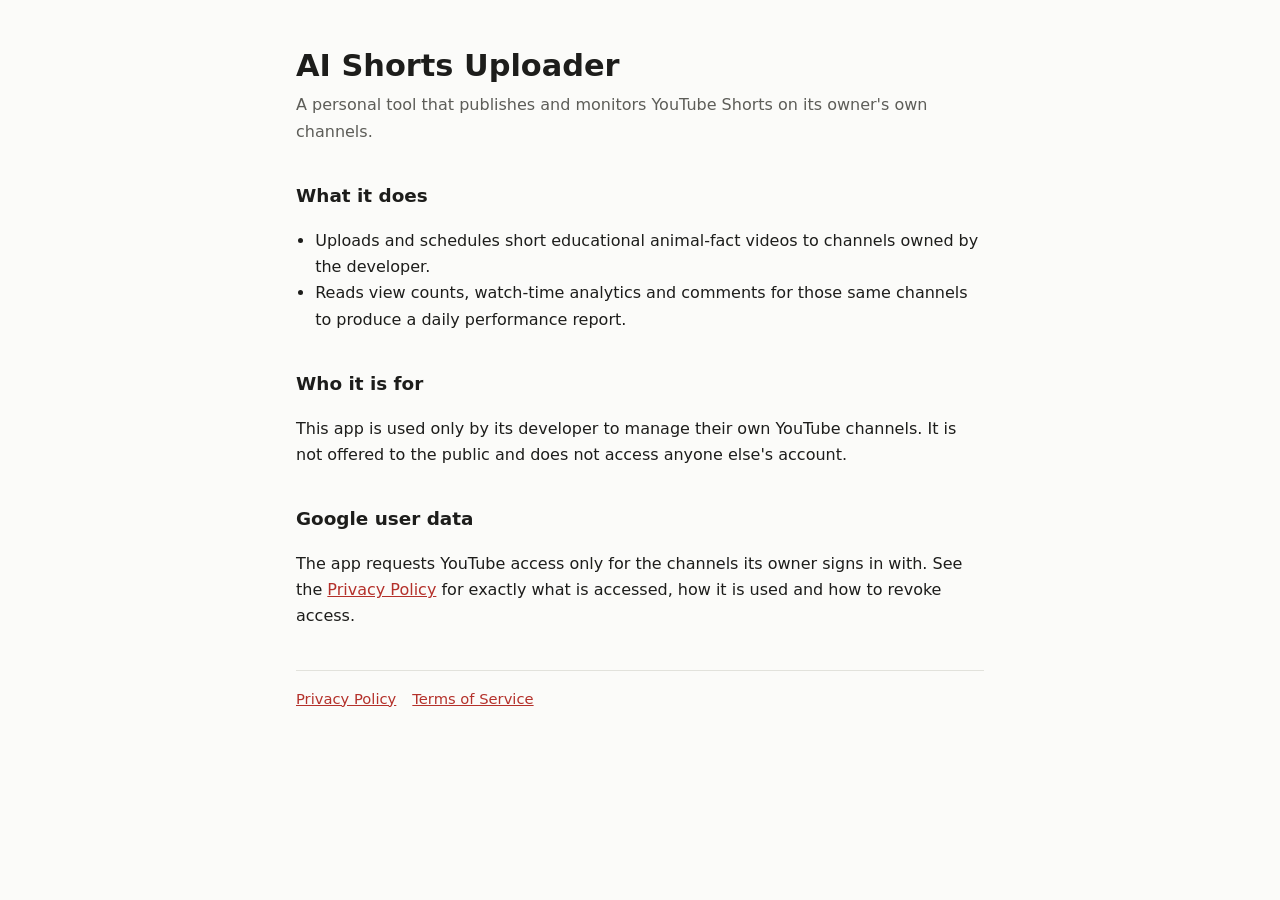
<file: index.html>
<!doctype html>
<html lang="en">
<head>
  <meta charset="utf-8">
  <meta name="viewport" content="width=device-width, initial-scale=1">
  <title>AI Shorts Uploader</title>
  <link rel="stylesheet" href="style.css">
</head>
<body>
<main>
  <h1>AI Shorts Uploader</h1>
  <p class="lede">A personal tool that publishes and monitors YouTube Shorts on its owner's own channels.</p>

  <h2>What it does</h2>
  <ul>
    <li>Uploads and schedules short educational animal-fact videos to channels owned by the developer.</li>
    <li>Reads view counts, watch-time analytics and comments for those same channels to produce a daily performance report.</li>
  </ul>

  <h2>Who it is for</h2>
  <p>This app is used only by its developer to manage their own YouTube channels. It is not offered to the public and does not access anyone else's account.</p>

  <h2>Google user data</h2>
  <p>The app requests YouTube access only for the channels its owner signs in with. See the <a href="privacy.html">Privacy Policy</a> for exactly what is accessed, how it is used and how to revoke access.</p>

  <nav>
    <a href="privacy.html">Privacy Policy</a>
    <a href="terms.html">Terms of Service</a>
  </nav>
</main>
</body>
</html>
</file>
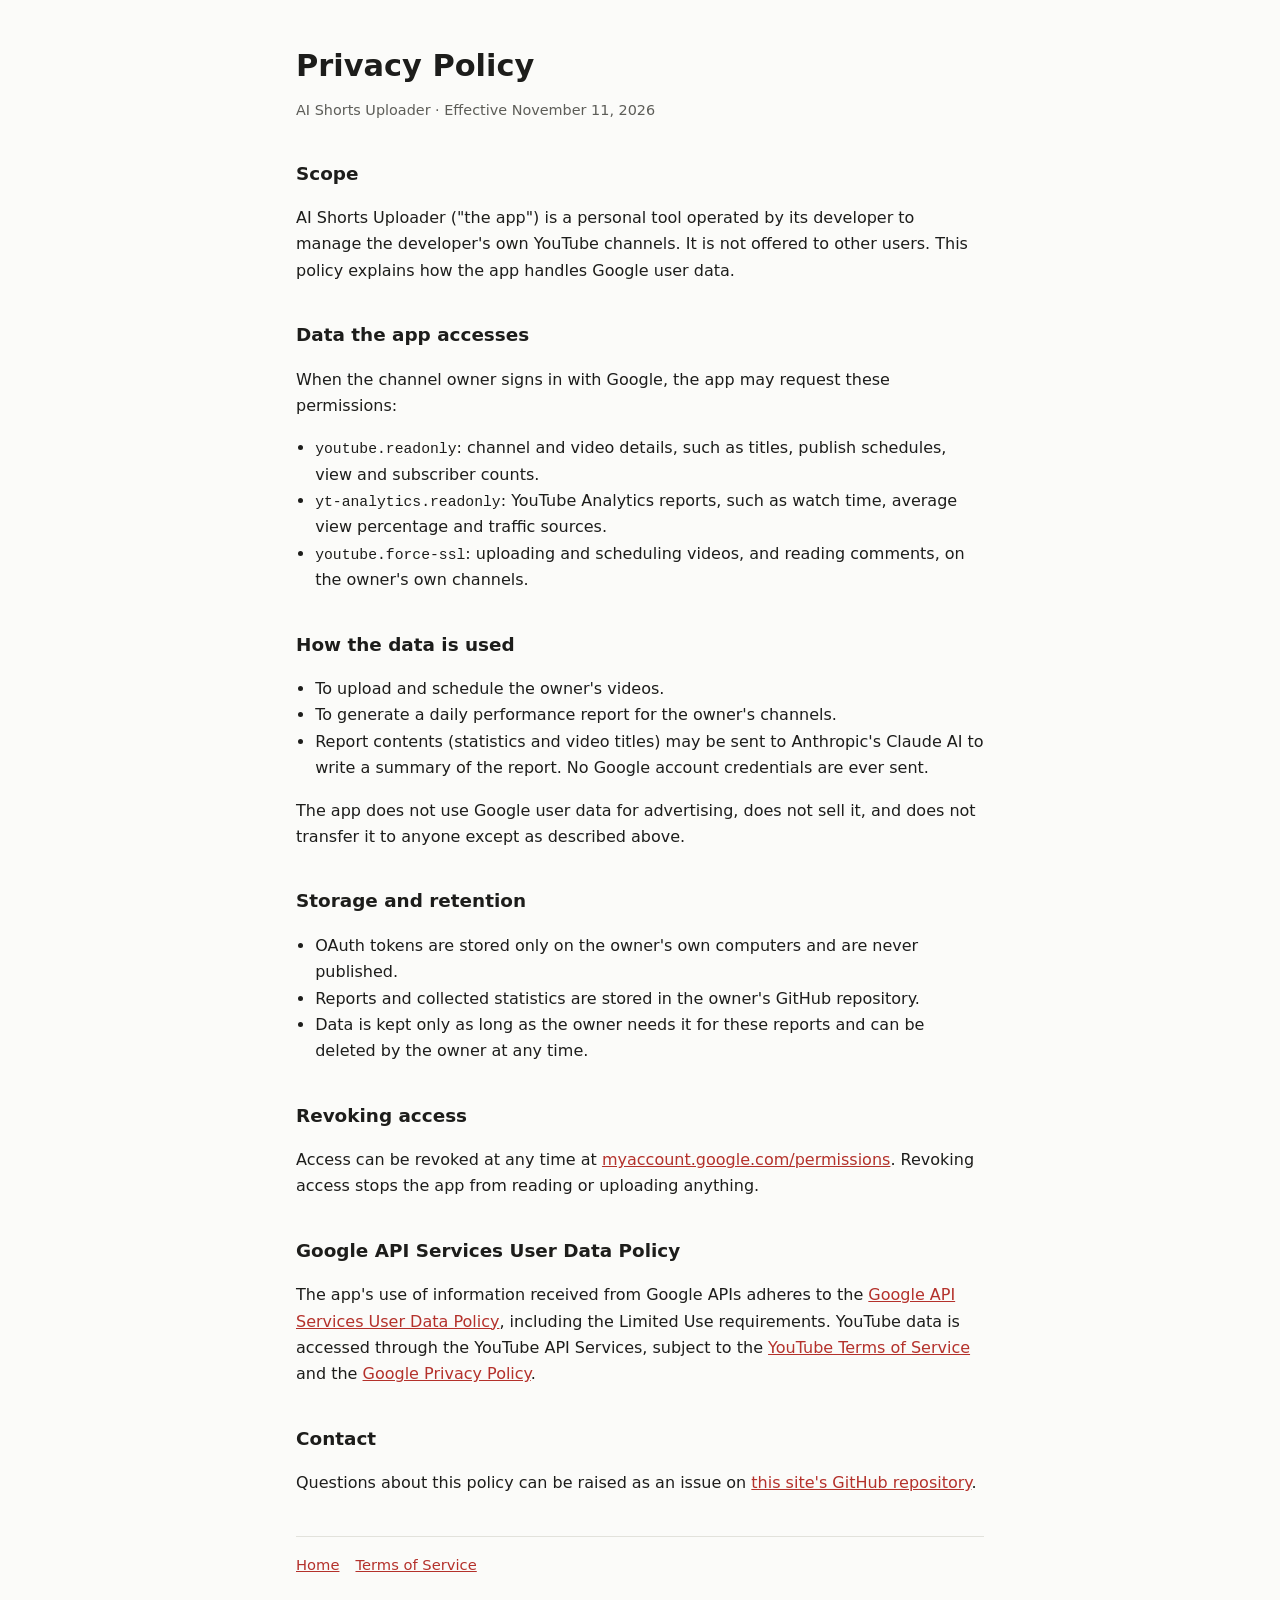
<file: privacy.html>
<!doctype html>
<html lang="en">
<head>
  <meta charset="utf-8">
  <meta name="viewport" content="width=device-width, initial-scale=1">
  <title>Privacy Policy · AI Shorts Uploader</title>
  <link rel="stylesheet" href="style.css">
</head>
<body>
<main>
  <h1>Privacy Policy</h1>
  <p class="meta">AI Shorts Uploader · Effective November 11, 2026</p>

  <h2>Scope</h2>
  <p>AI Shorts Uploader ("the app") is a personal tool operated by its developer to manage the developer's own YouTube channels. It is not offered to other users. This policy explains how the app handles Google user data.</p>

  <h2>Data the app accesses</h2>
  <p>When the channel owner signs in with Google, the app may request these permissions:</p>
  <ul>
    <li><code>youtube.readonly</code>: channel and video details, such as titles, publish schedules, view and subscriber counts.</li>
    <li><code>yt-analytics.readonly</code>: YouTube Analytics reports, such as watch time, average view percentage and traffic sources.</li>
    <li><code>youtube.force-ssl</code>: uploading and scheduling videos, and reading comments, on the owner's own channels.</li>
  </ul>

  <h2>How the data is used</h2>
  <ul>
    <li>To upload and schedule the owner's videos.</li>
    <li>To generate a daily performance report for the owner's channels.</li>
    <li>Report contents (statistics and video titles) may be sent to Anthropic's Claude AI to write a summary of the report. No Google account credentials are ever sent.</li>
  </ul>
  <p>The app does not use Google user data for advertising, does not sell it, and does not transfer it to anyone except as described above.</p>

  <h2>Storage and retention</h2>
  <ul>
    <li>OAuth tokens are stored only on the owner's own computers and are never published.</li>
    <li>Reports and collected statistics are stored in the owner's GitHub repository.</li>
    <li>Data is kept only as long as the owner needs it for these reports and can be deleted by the owner at any time.</li>
  </ul>

  <h2>Revoking access</h2>
  <p>Access can be revoked at any time at <a href="https://myaccount.google.com/permissions">myaccount.google.com/permissions</a>. Revoking access stops the app from reading or uploading anything.</p>

  <h2>Google API Services User Data Policy</h2>
  <p>The app's use of information received from Google APIs adheres to the <a href="https://developers.google.com/terms/api-services-user-data-policy">Google API Services User Data Policy</a>, including the Limited Use requirements. YouTube data is accessed through the YouTube API Services, subject to the <a href="https://www.youtube.com/t/terms">YouTube Terms of Service</a> and the <a href="https://policies.google.com/privacy">Google Privacy Policy</a>.</p>

  <h2>Contact</h2>
  <p>Questions about this policy can be raised as an issue on <a href="https://github.com/Gkerala/ai-shorts-uploader-site/issues">this site's GitHub repository</a>.</p>

  <nav>
    <a href="index.html">Home</a>
    <a href="terms.html">Terms of Service</a>
  </nav>
</main>
</body>
</html>
</file>
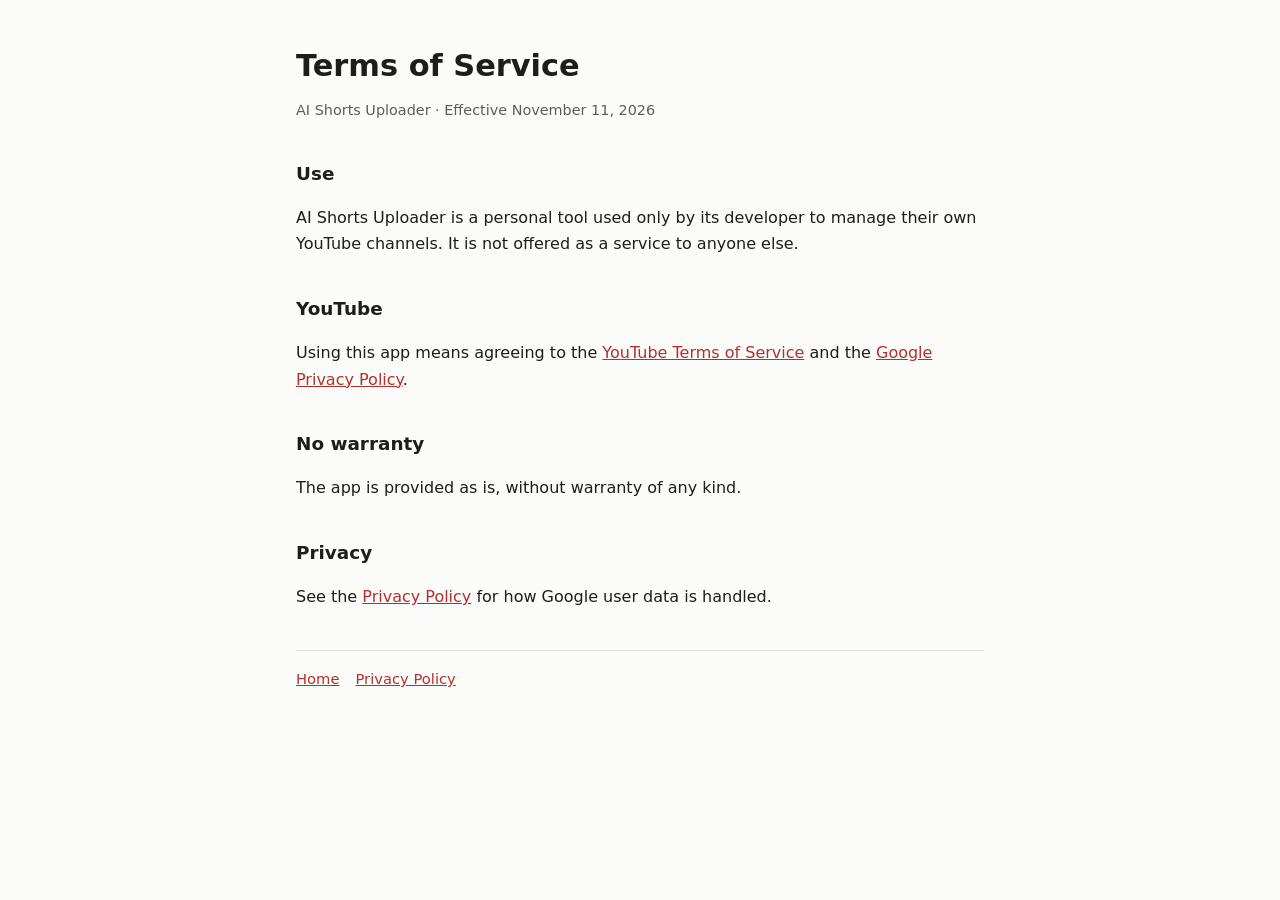
<file: terms.html>
<!doctype html>
<html lang="en">
<head>
  <meta charset="utf-8">
  <meta name="viewport" content="width=device-width, initial-scale=1">
  <title>Terms of Service · AI Shorts Uploader</title>
  <link rel="stylesheet" href="style.css">
</head>
<body>
<main>
  <h1>Terms of Service</h1>
  <p class="meta">AI Shorts Uploader · Effective November 11, 2026</p>

  <h2>Use</h2>
  <p>AI Shorts Uploader is a personal tool used only by its developer to manage their own YouTube channels. It is not offered as a service to anyone else.</p>

  <h2>YouTube</h2>
  <p>Using this app means agreeing to the <a href="https://www.youtube.com/t/terms">YouTube Terms of Service</a> and the <a href="https://policies.google.com/privacy">Google Privacy Policy</a>.</p>

  <h2>No warranty</h2>
  <p>The app is provided as is, without warranty of any kind.</p>

  <h2>Privacy</h2>
  <p>See the <a href="privacy.html">Privacy Policy</a> for how Google user data is handled.</p>

  <nav>
    <a href="index.html">Home</a>
    <a href="privacy.html">Privacy Policy</a>
  </nav>
</main>
</body>
</html>
</file>
<file: style.css>
:root {
  --bg: #fbfbf9;
  --fg: #1d1d1b;
  --muted: #5d5d58;
  --line: #e2e2dc;
  --accent: #b4312b;
}
@media (prefers-color-scheme: dark) {
  :root {
    --bg: #161615;
    --fg: #ececE6;
    --muted: #a3a39c;
    --line: #2e2e2b;
    --accent: #ff7a6e;
  }
}
* { box-sizing: border-box; }
body {
  margin: 0;
  background: var(--bg);
  color: var(--fg);
  font: 16px/1.65 system-ui, -apple-system, "Segoe UI", sans-serif;
}
main { max-width: 720px; margin: 0 auto; padding: 48px 16px 64px; }
h1 { font-size: 1.9rem; line-height: 1.2; margin: 0 0 8px; }
h2 { font-size: 1.15rem; margin: 36px 0 8px; }
p, li { color: var(--fg); }
.lede { color: var(--muted); margin: 0 0 28px; }
a { color: var(--accent); }
ul { padding-left: 1.2em; }
code { font-size: 0.92em; }
nav { display: flex; gap: 16px; margin-top: 40px; padding-top: 16px; border-top: 1px solid var(--line); font-size: 0.92rem; }
.meta { color: var(--muted); font-size: 0.9rem; }
</file>
